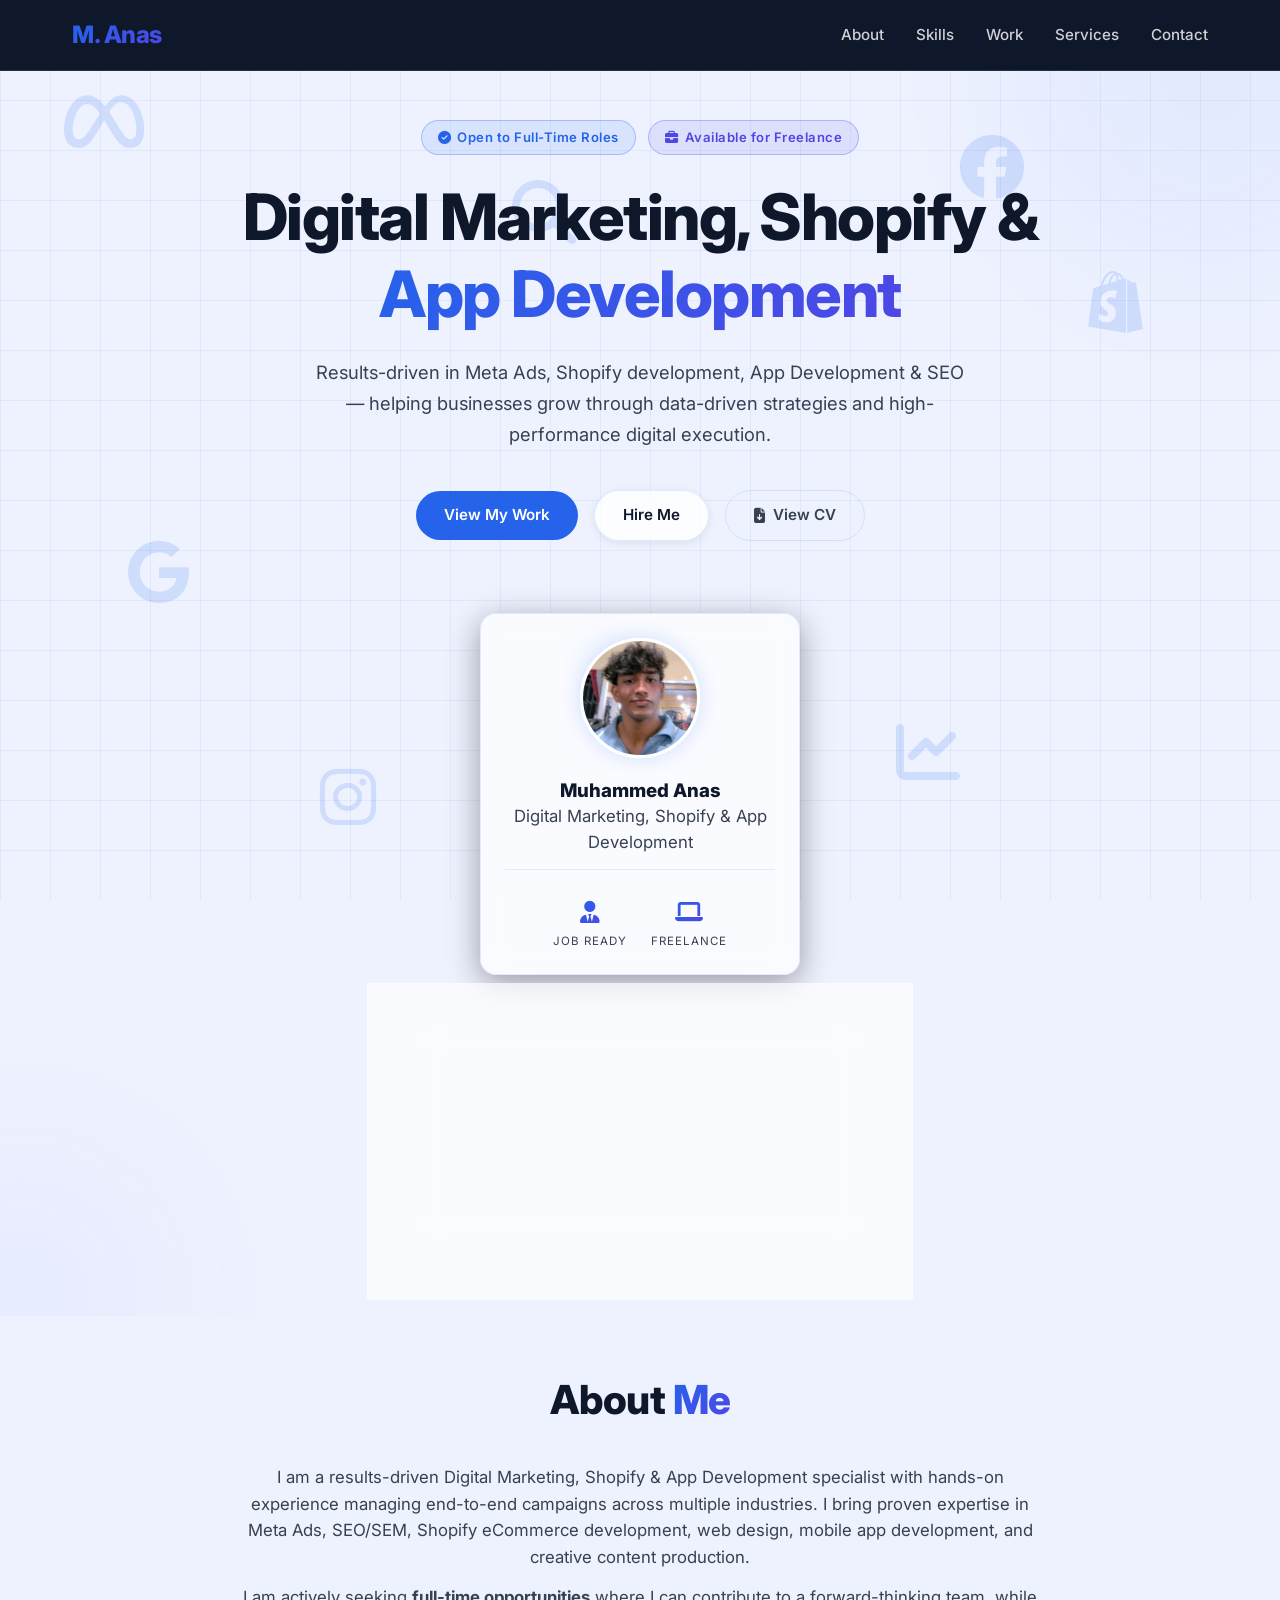
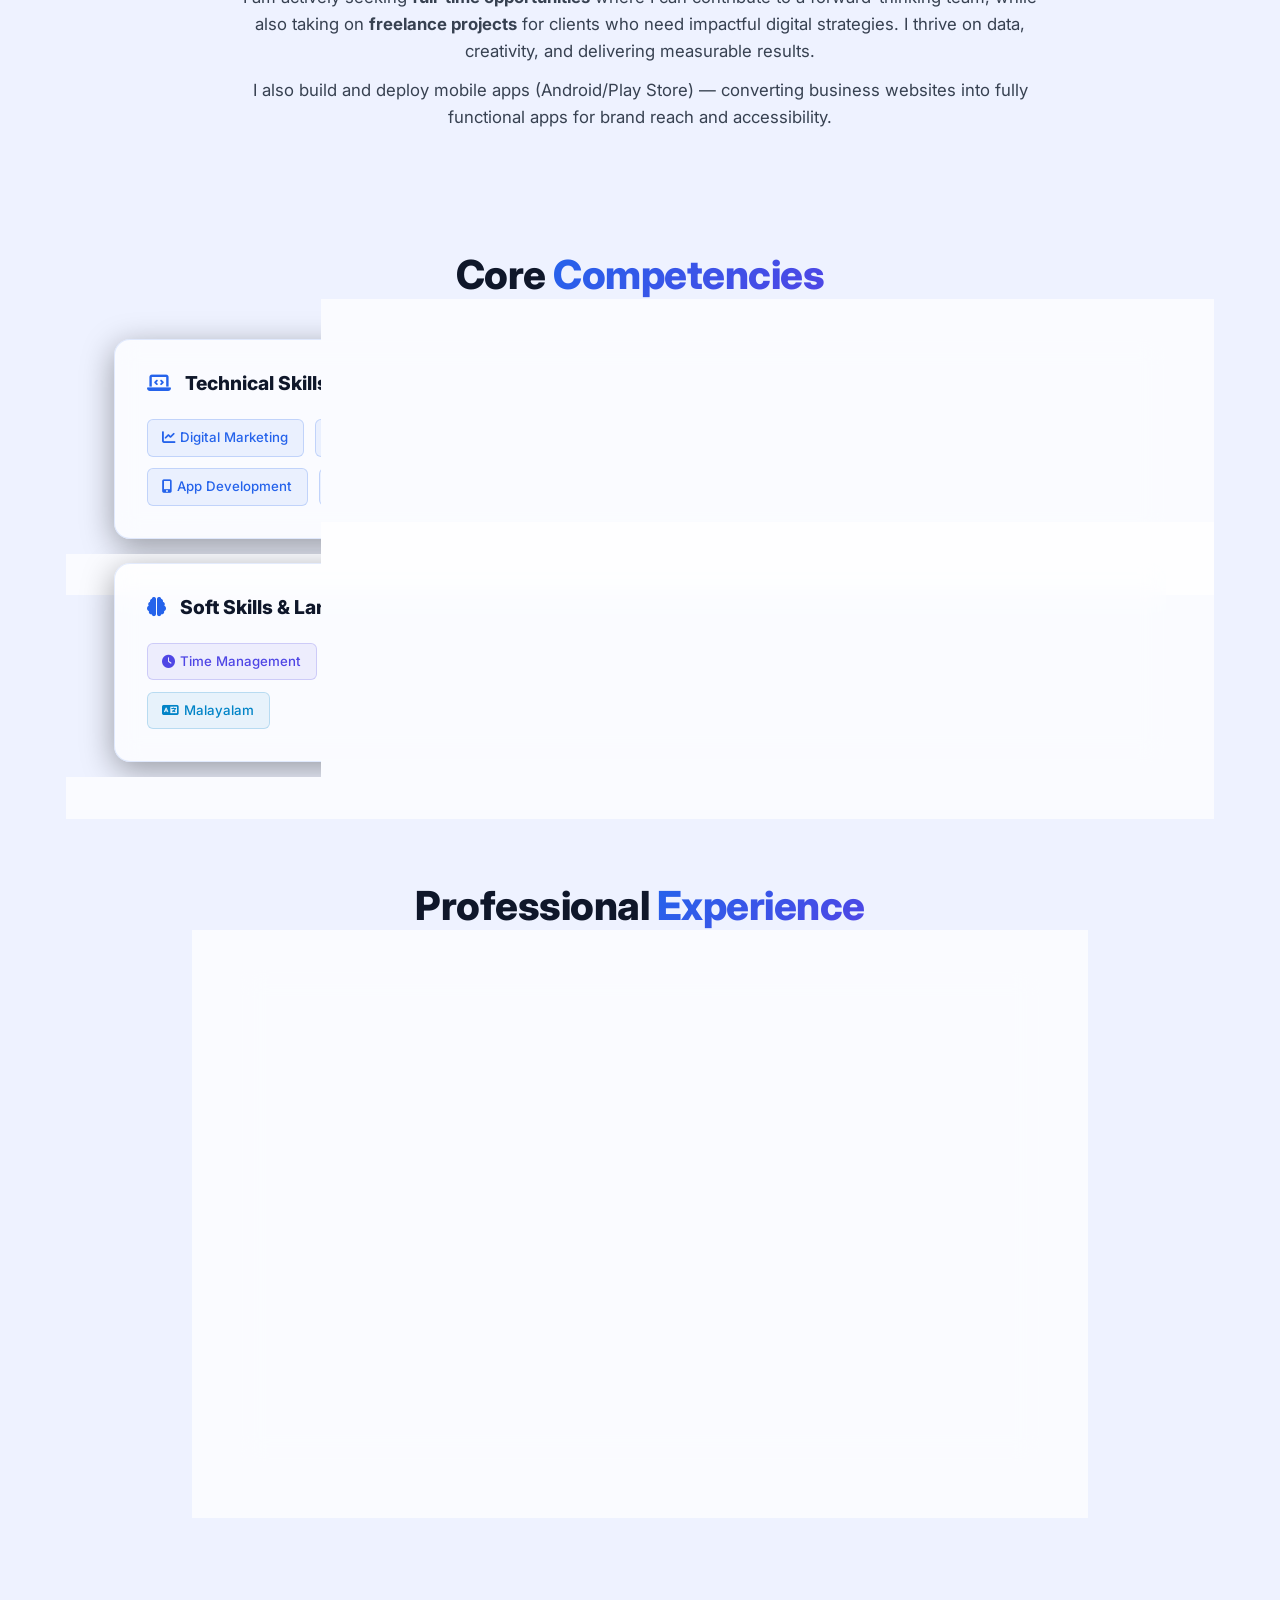
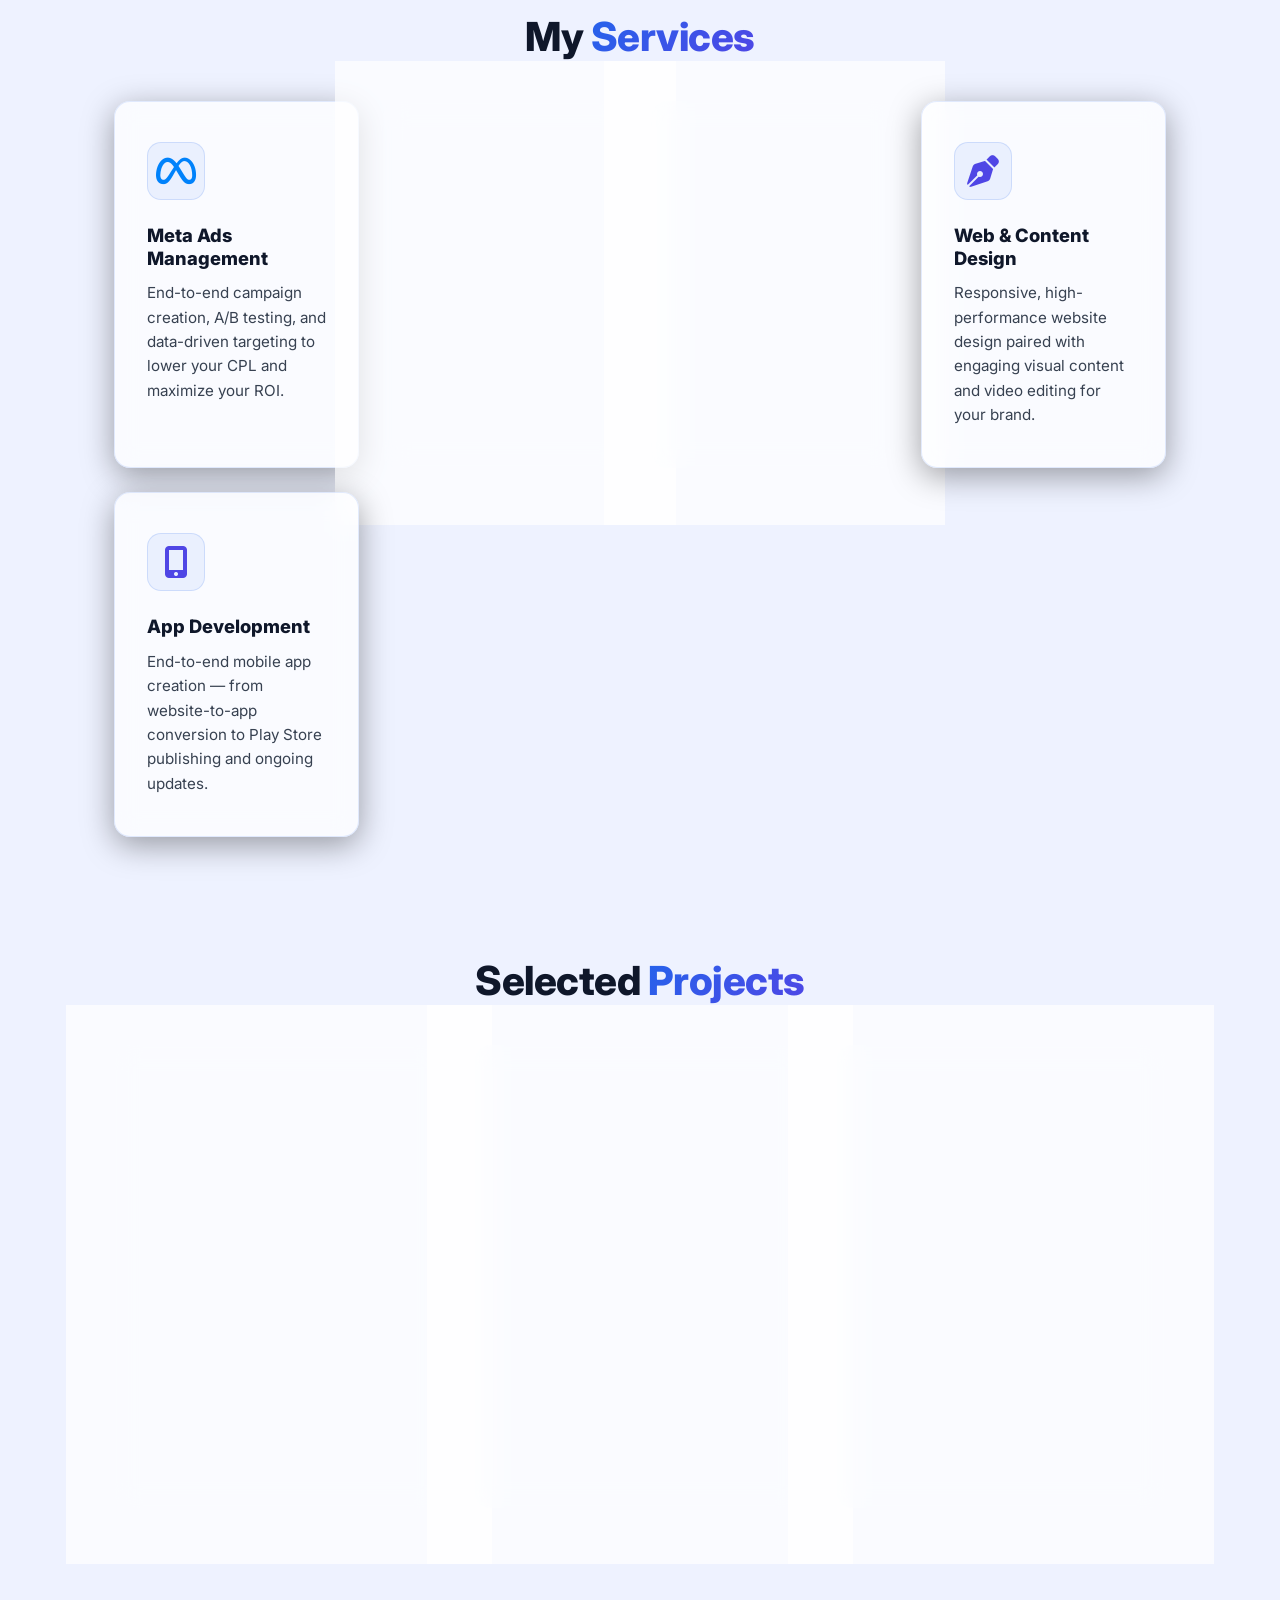
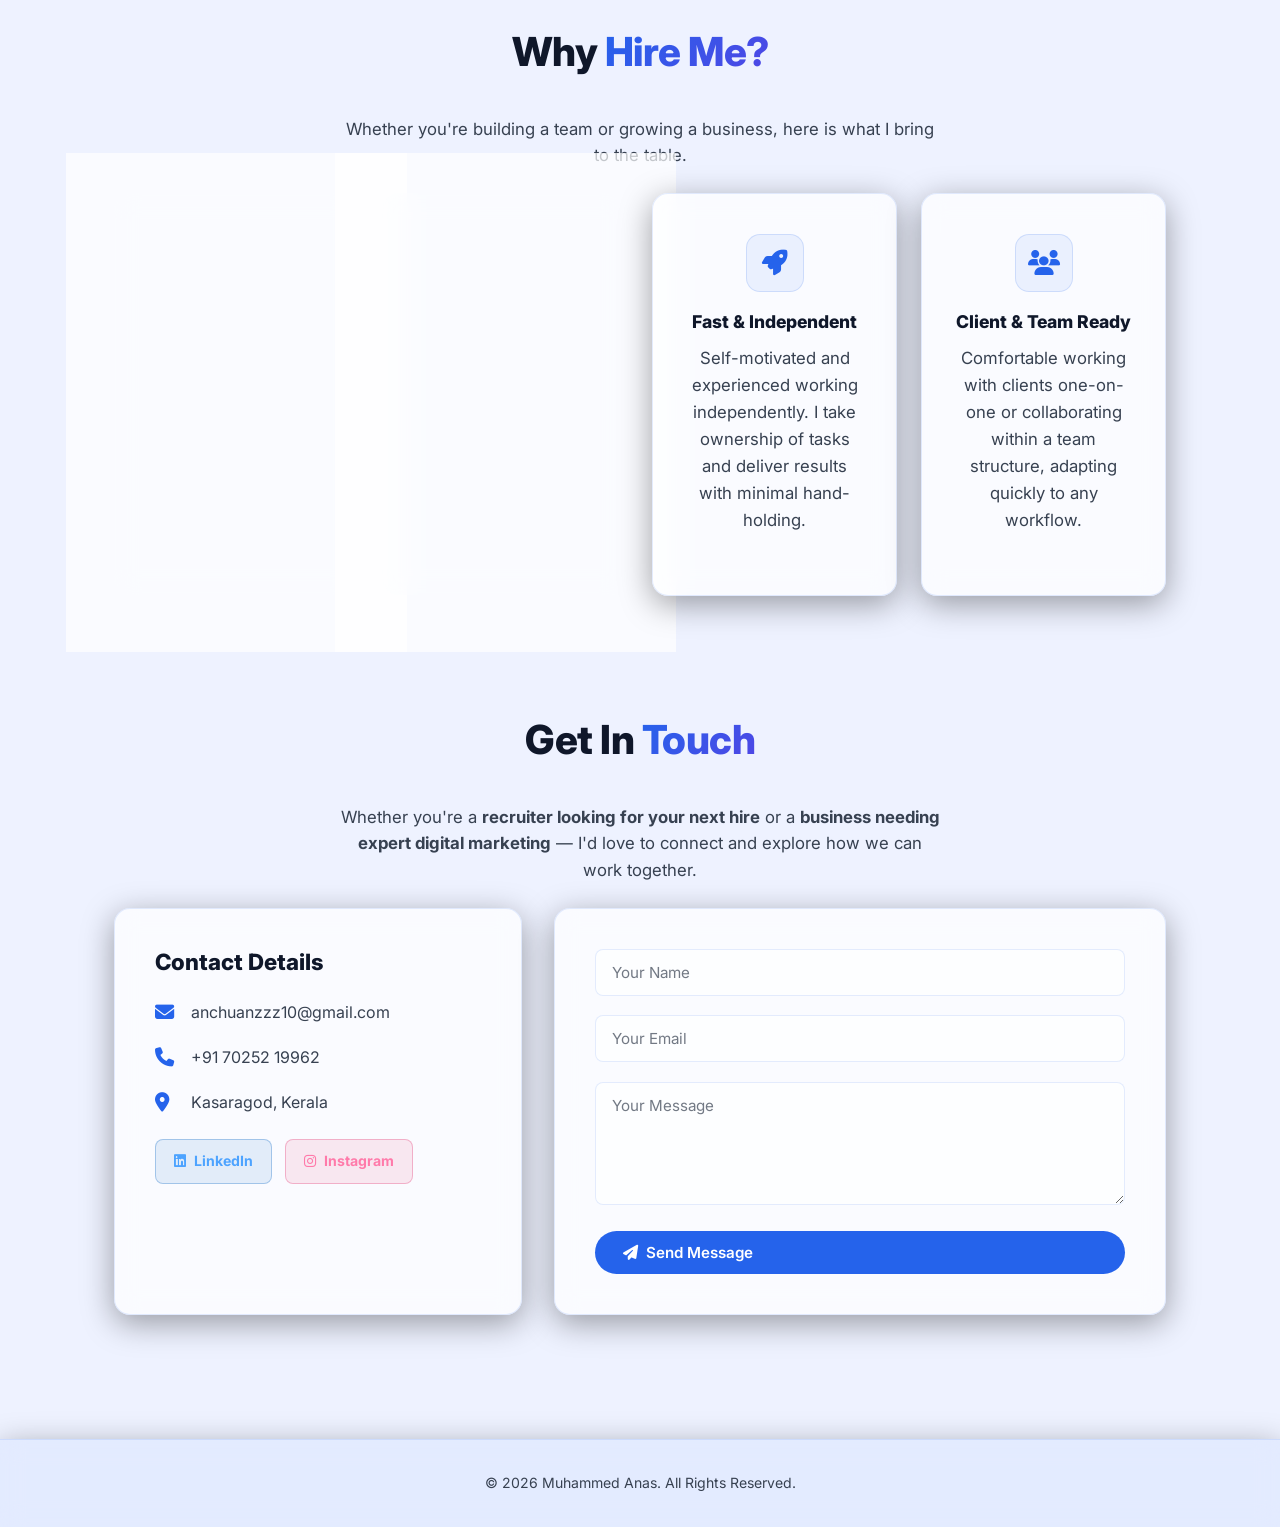
<file: index.html>
<!DOCTYPE html>
<html lang="en">

<head>
    <meta charset="UTF-8">
    <meta name="viewport" content="width=device-width, initial-scale=1.0">
    <title>Muhammed Anas | Digital Marketing, Shopify & App Development</title>
    <meta name="description"
        content="Portfolio of Muhammed Anas, a results-driven Digital Marketing, Shopify & App Development specialist based in Kerala.">
    <link rel="preconnect" href="https://fonts.googleapis.com">
    <link rel="preconnect" href="https://fonts.gstatic.com" crossorigin>
    <link href="https://fonts.googleapis.com/css2?family=Inter:wght@300;400;500;600;700;800&display=swap"
        rel="stylesheet">
    <link rel="stylesheet" href="https://cdnjs.cloudflare.com/ajax/libs/font-awesome/6.5.0/css/all.min.css">
    <link rel="stylesheet" href="style.css">
    <link rel="manifest" href="/manifest.json">
    <meta name="theme-color" content="#0f172a">
    <link rel="icon" href="/icon-192.png">
</head>

<body>
    <!-- Background Elements -->
    <div class="background-tools">
        <i class="fa-brands fa-meta tool-icon"></i>
        <i class="fa-brands fa-shopify tool-icon"></i>
        <i class="fa-brands fa-google tool-icon"></i>
        <i class="fa-solid fa-chart-line tool-icon"></i>
        <i class="fa-solid fa-magnifying-glass tool-icon"></i>
        <i class="fa-solid fa-bullseye tool-icon"></i>
        <i class="fa-brands fa-facebook tool-icon"></i>
        <i class="fa-brands fa-instagram tool-icon"></i>
    </div>
    <canvas id="space-canvas"></canvas>

    <!-- Navigation -->
    <nav class="glass-nav" id="navbar">
        <div class="nav-container">
            <a href="#" class="logo text-gradient">M. Anas</a>
            <ul class="nav-links">
                <li><a href="#about">About</a></li>
                <li><a href="#skills">Skills</a></li>
                <li><a href="projects.html">Work</a></li>
                <li><a href="#services">Services</a></li>
                <li><a href="#contact">Contact</a></li>
            </ul>
            <div class="mobile-menu-btn" id="mobile-menu-btn">
                <span></span><span></span><span></span>
            </div>
        </div>
    </nav>

    <!-- Hero Section -->
    <header class="hero" id="home">
        <div class="hero-content">
            <div class="hero-badges reveal-text">
                <div class="hero-badge"><i class="fa-solid fa-circle-check"></i> Open to Full-Time Roles</div>
                <div class="hero-badge hero-badge-alt"><i class="fa-solid fa-briefcase"></i> Available for Freelance
                </div>
            </div>
            <h1 class="headline reveal-text" style="animation-delay: 0.2s;">
                Digital Marketing, Shopify &amp; <span class="text-gradient no-wrap">App Development</span>
            </h1>
            <p class="subheadline reveal-text" style="animation-delay: 0.4s;">
                Results-driven in Meta Ads, Shopify development, App Development &amp; SEO — helping businesses grow through
                data-driven strategies and high-performance digital execution.
            </p>
            <div class="cta-group reveal-text" style="animation-delay: 0.6s; margin-bottom: 2rem;">
                <a href="projects.html" class="btn btn-primary">View My Work</a>
                <a href="#contact" class="btn btn-secondary">Hire Me</a>
                <a href="https://drive.google.com/file/d/1YVyF_PRaMhXhLxlsqSSd9qEa-VqlzI2Y/view?usp=drivesdk"
                    target="_blank" class="btn btn-outline">
                    <i class="fa-solid fa-file-arrow-down"></i> View CV
                </a>
            </div>

            <!-- New Layout: Photo Box & Education -->
            <div class="hero-visuals mt-5 reveal" style="animation-delay: 0.8s;">
                <div class="glass-panel profile-card float-hover">
                    <div class="profile-avatar">
                        <img src="profile.jpg" alt="Muhammed Anas" class="profile-img">
                    </div>
                    <h3 class="text-center mt-2">Muhammed Anas</h3>
                    <p class="text-center text-muted">Digital Marketing, Shopify &amp; App Development</p>
                    <div class="quick-stats mt-3">
                        <div class="stat">
                            <span class="stat-number text-gradient"><i class="fa-solid fa-user-tie"></i></span>
                            <span class="stat-label">Job Ready</span>
                        </div>
                        <div class="stat">
                            <span class="stat-number text-gradient"><i class="fa-solid fa-laptop"></i></span>
                            <span class="stat-label">Freelance</span>
                        </div>
                    </div>
                </div>

                <div class="education-box glass-panel mt-4">
                    <h3 class="box-title"><i class="fa-solid fa-graduation-cap"></i> Education</h3>
                    <ul class="education-list">
                        <li>
                            <strong>Diploma in Digital Marketing</strong>
                            <span>AIITECH Education (2025-2026)</span>
                        </li>
                        <li>
                            <strong>Higher Secondary Education</strong>
                            <span>DHSE (2023-2025)</span>
                        </li>
                    </ul>
                </div>
            </div>
        </div>
        <div class="hero-shapes">
            <div class="shape shape-1"></div>
            <div class="shape shape-2"></div>
        </div>
    </header>

    <!-- About Section (Text Only) -->
    <section id="about" class="section reveal">
        <div class="container">
            <div class="about-text text-center mx-auto" style="max-width: 800px;">
                <h2 class="section-title">About <span class="text-gradient">Me</span></h2>
                <p class="lead">I am a results-driven Digital Marketing, Shopify &amp; App Development specialist with hands-on
                    experience managing end-to-end campaigns across multiple industries. I bring proven expertise in
                    Meta Ads, SEO/SEM, Shopify eCommerce development, web design, mobile app development, and creative content production.</p>
                <p class="mt-3">I am actively seeking <strong>full-time opportunities</strong> where I can contribute to
                    a forward-thinking team, while also taking on <strong>freelance projects</strong> for clients who
                    need impactful digital strategies. I thrive on data, creativity, and delivering measurable results.
                </p>
                <p class="mt-3">I also build and deploy mobile apps (Android/Play Store) — converting business
                    websites into fully functional apps for brand reach and accessibility.</p>
            </div>
        </div>
    </section>

    <!-- Skills Section -->
    <section id="skills" class="section reveal">
        <div class="container">
            <h2 class="section-title">Core <span class="text-gradient">Competencies</span></h2>
            <div class="skills-wrapper">
                <div class="skills-category glass-panel">
                    <h3><i class="fa-solid fa-laptop-code skill-icon"></i> Technical Skills</h3>
                    <div class="tags">
                        <span class="tag"><i class="fa-solid fa-chart-line"></i> Digital Marketing</span>
                        <span class="tag"><i class="fa-brands fa-meta"></i> Meta Ads (FB/IG)</span>
                        <span class="tag"><span class="google-svg-sm"><svg xmlns="http://www.w3.org/2000/svg"
                                    viewBox="0 0 48 48">
                                    <path fill="#EA4335"
                                        d="M24 9.5c3.54 0 6.71 1.22 9.21 3.6l6.85-6.85C35.9 2.38 30.47 0 24 0 14.62 0 6.51 5.33 2.56 13.22l7.98 6.19C12.43 13.08 17.74 9.5 24 9.5z" />
                                    <path fill="#4285F4"
                                        d="M46.98 24.55c0-1.57-.15-3.09-.38-4.55H24v9.02h12.94c-.58 2.96-2.26 5.48-4.78 7.18l7.73 6c4.51-4.18 7.09-10.36 7.09-17.65z" />
                                    <path fill="#FBBC05"
                                        d="M10.53 28.59c-.48-1.45-.76-2.99-.76-4.59s.27-3.14.76-4.59l-7.98-6.19C.92 16.46 0 20.12 0 24c0 3.88.92 7.54 2.56 10.78l7.97-6.19z" />
                                    <path fill="#34A853"
                                        d="M24 48c6.48 0 11.93-2.13 15.89-5.81l-7.73-6c-2.18 1.48-4.97 2.31-8.16 2.31-6.26 0-11.57-3.58-13.46-8.91l-7.98 6.19C6.51 42.67 14.62 48 24 48z" />
                                </svg></span> SEO &amp; SEM</span>
                        <span class="tag"><i class="fa-brands fa-shopify"></i> Shopify Development</span>
                        <span class="tag"><i class="fa-solid fa-code"></i> Web Design &amp; Dev</span>
                        <span class="tag"><i class="fa-solid fa-mobile-screen-button"></i> App Development</span>
                        <span class="tag"><i class="fa-brands fa-adobe"></i> Photoshop / Canva</span>
                        <span class="tag"><i class="fa-solid fa-film"></i> Video Editing</span>
                        <span class="tag"><span class="google-svg-sm"><svg xmlns="http://www.w3.org/2000/svg"
                                    viewBox="0 0 48 48">
                                    <path fill="#EA4335"
                                        d="M24 9.5c3.54 0 6.71 1.22 9.21 3.6l6.85-6.85C35.9 2.38 30.47 0 24 0 14.62 0 6.51 5.33 2.56 13.22l7.98 6.19C12.43 13.08 17.74 9.5 24 9.5z" />
                                    <path fill="#4285F4"
                                        d="M46.98 24.55c0-1.57-.15-3.09-.38-4.55H24v9.02h12.94c-.58 2.96-2.26 5.48-4.78 7.18l7.73 6c4.51-4.18 7.09-10.36 7.09-17.65z" />
                                    <path fill="#FBBC05"
                                        d="M10.53 28.59c-.48-1.45-.76-2.99-.76-4.59s.27-3.14.76-4.59l-7.98-6.19C.92 16.46 0 20.12 0 24c0 3.88.92 7.54 2.56 10.78l7.97-6.19z" />
                                    <path fill="#34A853"
                                        d="M24 48c6.48 0 11.93-2.13 15.89-5.81l-7.73-6c-2.18 1.48-4.97 2.31-8.16 2.31-6.26 0-11.57-3.58-13.46-8.91l-7.98 6.19C6.51 42.67 14.62 48 24 48z" />
                                </svg></span> Google Analytics</span>
                    </div>
                </div>
                <div class="skills-category glass-panel">
                    <h3><i class="fa-solid fa-brain skill-icon"></i> Soft Skills &amp; Languages</h3>
                    <div class="tags">
                        <span class="tag tag-soft"><i class="fa-solid fa-clock"></i> Time Management</span>
                        <span class="tag tag-soft"><i class="fa-solid fa-list-check"></i> Organization &amp;
                            Planning</span>
                        <span class="tag tag-soft"><i class="fa-solid fa-lightbulb"></i> Creative Thinking</span>
                        <span class="tag tag-soft"><i class="fa-solid fa-magnifying-glass-chart"></i> Research &amp;
                            Analysis</span>
                        <span class="tag tag-lang"><i class="fa-solid fa-language"></i> English</span>
                        <span class="tag tag-lang"><i class="fa-solid fa-language"></i> Malayalam</span>
                    </div>
                </div>
            </div>
        </div>
    </section>

    <!-- Experience Section -->
    <section id="experience" class="section reveal">
        <div class="container">
            <h2 class="section-title">Professional <span class="text-gradient">Experience</span></h2>
            <div class="timeline">
                <div class="timeline-item glass-panel float-hover">
                    <div class="timeline-content">
                        <div class="timeline-header">
                            <h3>Digital Marketing, Shopify &amp; App Development</h3>
                            <span class="badge">Self-Employed / Freelance</span>
                        </div>
                        <ul class="experience-list mt-3">
                            <li><strong>Campaign Management:</strong> Planned and executed end-to-end digital marketing
                                campaigns for multiple clients, consistently improving brand visibility and generating
                                high-quality leads.</li>
                            <li><strong>Paid Advertising:</strong> Managed and optimised Meta Ads campaigns, increasing
                                CTR, reducing CPL, and enhancing audience engagement through data-driven targeting.</li>
                            <li><strong>eCommerce:</strong> Built and managed Shopify stores end-to-end, including store
                                setup, product management, theme customisation, payment integration, and performance
                                optimisation.</li>
                            <li><strong>Web &amp; Content:</strong> Designed responsive, high-performance websites.
                                Created engaging visual content (videos, reels, branded creatives) to strengthen brand
                                presence.</li>
                            <li><strong>SEO/Analytics:</strong> Executed SEO &amp; SEM strategies. Analysed performance
                                using Google Analytics and Meta Business Suite to maximise ROI.</li>
                            <li><strong>App Development:</strong> Built and deployed mobile apps, converting business
                                websites into fully functional Android apps for brand reach and accessibility.</li>
                        </ul>
                    </div>
                </div>
            </div>
        </div>
    </section>

    <!-- Services Section -->
    <section id="services" class="section reveal">
        <div class="container">
            <h2 class="section-title">My <span class="text-gradient">Services</span></h2>
            <div class="services-grid">
                <div class="glass-panel service-card float-hover">
                    <div class="service-icon meta-icon"><i class="fa-brands fa-meta"></i></div>
                    <h3>Meta Ads Management</h3>
                    <p>End-to-end campaign creation, A/B testing, and data-driven targeting to lower your CPL and
                        maximize your ROI.</p>
                </div>
                <div class="glass-panel service-card float-hover">
                    <div class="service-icon shopify-icon"><i class="fa-brands fa-shopify"></i></div>
                    <h3>Shopify Setup</h3>
                    <p>Complete eCommerce store development, product management, theme customization, and seamless
                        payment integration.</p>
                </div>
                <div class="glass-panel service-card float-hover">
                    <div class="service-icon google-icon">
                        <svg xmlns="http://www.w3.org/2000/svg" viewBox="0 0 48 48" style="width:1em;height:1em;">
                            <path fill="#EA4335"
                                d="M24 9.5c3.54 0 6.71 1.22 9.21 3.6l6.85-6.85C35.9 2.38 30.47 0 24 0 14.62 0 6.51 5.33 2.56 13.22l7.98 6.19C12.43 13.08 17.74 9.5 24 9.5z" />
                            <path fill="#4285F4"
                                d="M46.98 24.55c0-1.57-.15-3.09-.38-4.55H24v9.02h12.94c-.58 2.96-2.26 5.48-4.78 7.18l7.73 6c4.51-4.18 7.09-10.36 7.09-17.65z" />
                            <path fill="#FBBC05"
                                d="M10.53 28.59c-.48-1.45-.76-2.99-.76-4.59s.27-3.14.76-4.59l-7.98-6.19C.92 16.46 0 20.12 0 24c0 3.88.92 7.54 2.56 10.78l7.97-6.19z" />
                            <path fill="#34A853"
                                d="M24 48c6.48 0 11.93-2.13 15.89-5.81l-7.73-6c-2.18 1.48-4.97 2.31-8.16 2.31-6.26 0-11.57-3.58-13.46-8.91l-7.98 6.19C6.51 42.67 14.62 48 24 48z" />
                        </svg>
                    </div>
                    <h3>SEO &amp; SEM</h3>
                    <p>Comprehensive on-page and off-page SEO strategies to boost organic search rankings and drive
                        targeted traffic.</p>
                </div>
                <div class="glass-panel service-card float-hover">
                    <div class="service-icon design-icon"><i class="fa-solid fa-pen-nib"></i></div>
                    <h3>Web &amp; Content Design</h3>
                    <p>Responsive, high-performance website design paired with engaging visual content and video editing
                        for your brand.</p>
                </div>
                <div class="glass-panel service-card float-hover">
                    <div class="service-icon design-icon"><i class="fa-solid fa-mobile-screen-button"></i></div>
                    <h3>App Development</h3>
                    <p>End-to-end mobile app creation — from website-to-app conversion to Play Store publishing and
                        ongoing updates.</p>
                </div>
            </div>
        </div>
    </section>

    <!-- Portfolio Section -->
    <section id="portfolio" class="section reveal">
        <div class="container">
            <h2 class="section-title">Selected <span class="text-gradient">Projects</span></h2>
            <div class="projects-grid">
                <div class="glass-panel project-card float-hover">
                    <div class="project-logo meta-icon"><i class="fa-brands fa-meta"></i></div>
                    <div class="project-content">
                        <h3>E-Commerce Growth Campaign</h3>
                        <p>Managed Meta Ads for a Shopify store, implementing precise audience targeting and A/B
                            testing.</p>
                        <ul class="project-results">
                            <li><i class="fa-solid fa-arrow-trend-up result-icon"></i> Increased CTR significantly</li>
                            <li><i class="fa-solid fa-arrow-trend-down result-icon"></i> Reduced Cost Per Lead (CPL)
                            </li>
                            <li><i class="fa-solid fa-sack-dollar result-icon"></i> Increased Return on Ad Spend (ROAS)
                            </li>
                        </ul>
                        <div class="tags mt-3">
                            <span class="tag"><i class="fa-brands fa-meta"></i> Meta Ads</span>
                            <span class="tag"><i class="fa-solid fa-chart-bar"></i> Analytics</span>
                        </div>
                    </div>
                </div>
                <div class="glass-panel project-card float-hover">
                    <div class="project-logo shopify-icon"><i class="fa-brands fa-shopify"></i></div>
                    <div class="project-content">
                        <h3>Shopify Store Optimization</h3>
                        <p>Built a responsive eCommerce store from scratch with integrated payments and optimized UX.
                        </p>
                        <ul class="project-results">
                            <li><i class="fa-solid fa-bolt result-icon"></i> Improved site speed</li>
                            <li><i class="fa-solid fa-mobile-screen result-icon"></i> Enhanced mobile usability</li>
                            <li><i class="fa-brands fa-shopify result-icon"></i> Streamlined checkout process</li>
                        </ul>
                        <div class="tags mt-3">
                            <span class="tag"><i class="fa-brands fa-shopify"></i> Shopify</span>
                            <span class="tag"><i class="fa-solid fa-palette"></i> Web Design</span>
                        </div>
                    </div>
                </div>
                <div class="glass-panel project-card float-hover">
                    <div class="project-logo google-icon">
                        <svg xmlns="http://www.w3.org/2000/svg" viewBox="0 0 48 48" style="width:1em;height:1em;">
                            <path fill="#EA4335"
                                d="M24 9.5c3.54 0 6.71 1.22 9.21 3.6l6.85-6.85C35.9 2.38 30.47 0 24 0 14.62 0 6.51 5.33 2.56 13.22l7.98 6.19C12.43 13.08 17.74 9.5 24 9.5z" />
                            <path fill="#4285F4"
                                d="M46.98 24.55c0-1.57-.15-3.09-.38-4.55H24v9.02h12.94c-.58 2.96-2.26 5.48-4.78 7.18l7.73 6c4.51-4.18 7.09-10.36 7.09-17.65z" />
                            <path fill="#FBBC05"
                                d="M10.53 28.59c-.48-1.45-.76-2.99-.76-4.59s.27-3.14.76-4.59l-7.98-6.19C.92 16.46 0 20.12 0 24c0 3.88.92 7.54 2.56 10.78l7.97-6.19z" />
                            <path fill="#34A853"
                                d="M24 48c6.48 0 11.93-2.13 15.89-5.81l-7.73-6c-2.18 1.48-4.97 2.31-8.16 2.31-6.26 0-11.57-3.58-13.46-8.91l-7.98 6.19C6.51 42.67 14.62 48 24 48z" />
                        </svg>
                    </div>
                    <div class="project-content">
                        <h3>Organic SEO &amp; Content Strategy</h3>
                        <p>Executed comprehensive SEO strategies and produced engaging promotional visual content.</p>
                        <ul class="project-results">
                            <li><span class="google-svg-sm" style="vertical-align:middle;"><svg
                                        xmlns="http://www.w3.org/2000/svg" viewBox="0 0 48 48">
                                        <path fill="#EA4335"
                                            d="M24 9.5c3.54 0 6.71 1.22 9.21 3.6l6.85-6.85C35.9 2.38 30.47 0 24 0 14.62 0 6.51 5.33 2.56 13.22l7.98 6.19C12.43 13.08 17.74 9.5 24 9.5z" />
                                        <path fill="#4285F4"
                                            d="M46.98 24.55c0-1.57-.15-3.09-.38-4.55H24v9.02h12.94c-.58 2.96-2.26 5.48-4.78 7.18l7.73 6c4.51-4.18 7.09-10.36 7.09-17.65z" />
                                        <path fill="#FBBC05"
                                            d="M10.53 28.59c-.48-1.45-.76-2.99-.76-4.59s.27-3.14.76-4.59l-7.98-6.19C.92 16.46 0 20.12 0 24c0 3.88.92 7.54 2.56 10.78l7.97-6.19z" />
                                        <path fill="#34A853"
                                            d="M24 48c6.48 0 11.93-2.13 15.89-5.81l-7.73-6c-2.18 1.48-4.97 2.31-8.16 2.31-6.26 0-11.57-3.58-13.46-8.91l-7.98 6.19C6.51 42.67 14.62 48 24 48z" />
                                    </svg></span> Boosted organic search rankings</li>
                            <li><i class="fa-brands fa-instagram result-icon"></i> Created engaging reels &amp; videos
                            </li>
                            <li><i class="fa-solid fa-bullseye result-icon"></i> Increased organic traffic</li>
                        </ul>
                        <div class="tags mt-3">
                            <span class="tag"><span class="google-svg-sm"><svg xmlns="http://www.w3.org/2000/svg"
                                        viewBox="0 0 48 48">
                                        <path fill="#EA4335"
                                            d="M24 9.5c3.54 0 6.71 1.22 9.21 3.6l6.85-6.85C35.9 2.38 30.47 0 24 0 14.62 0 6.51 5.33 2.56 13.22l7.98 6.19C12.43 13.08 17.74 9.5 24 9.5z" />
                                        <path fill="#4285F4"
                                            d="M46.98 24.55c0-1.57-.15-3.09-.38-4.55H24v9.02h12.94c-.58 2.96-2.26 5.48-4.78 7.18l7.73 6c4.51-4.18 7.09-10.36 7.09-17.65z" />
                                        <path fill="#FBBC05"
                                            d="M10.53 28.59c-.48-1.45-.76-2.99-.76-4.59s.27-3.14.76-4.59l-7.98-6.19C.92 16.46 0 20.12 0 24c0 3.88.92 7.54 2.56 10.78l7.97-6.19z" />
                                        <path fill="#34A853"
                                            d="M24 48c6.48 0 11.93-2.13 15.89-5.81l-7.73-6c-2.18 1.48-4.97 2.31-8.16 2.31-6.26 0-11.57-3.58-13.46-8.91l-7.98 6.19C6.51 42.67 14.62 48 24 48z" />
                                    </svg></span> SEO</span>
                            <span class="tag"><i class="fa-solid fa-photo-film"></i> Content Creation</span>
                        </div>
                    </div>
                </div>
            </div>
        </div>
    </section>

    <!-- Why Hire Me Section -->
    <section id="why-hire" class="section reveal">
        <div class="container">
            <h2 class="section-title">Why <span class="text-gradient">Hire Me?</span></h2>
            <p class="text-center text-muted max-w-600 mx-auto mb-4">Whether you're building a team or growing a
                business, here is what I bring to the table.</p>
            <div class="why-grid">
                <div class="glass-panel why-card float-hover">
                    <div class="why-icon"><i class="fa-solid fa-chart-line"></i></div>
                    <h3>Data-Driven Mindset</h3>
                    <p>I make decisions backed by real analytics — Google Analytics, Meta Business Suite, and A/B
                        testing — not guesswork.</p>
                </div>
                <div class="glass-panel why-card float-hover">
                    <div class="why-icon"><i class="fa-solid fa-layer-group"></i></div>
                    <h3>Full-Stack Digital Skills</h3>
                    <p>From paid ads and SEO to Shopify development, app development, and graphic design, I cover the
                        entire digital marketing spectrum.</p>
                </div>
                <div class="glass-panel why-card float-hover">
                    <div class="why-icon"><i class="fa-solid fa-rocket"></i></div>
                    <h3>Fast & Independent</h3>
                    <p>Self-motivated and experienced working independently. I take ownership of tasks and deliver
                        results with minimal hand-holding.</p>
                </div>
                <div class="glass-panel why-card float-hover">
                    <div class="why-icon"><i class="fa-solid fa-users"></i></div>
                    <h3>Client & Team Ready</h3>
                    <p>Comfortable working with clients one-on-one or collaborating within a team structure, adapting
                        quickly to any workflow.</p>
                </div>
            </div>
        </div>
    </section>

    <!-- Contact Section -->
    <section id="contact" class="section reveal">
        <div class="container">
            <h2 class="section-title">Get In <span class="text-gradient">Touch</span></h2>
            <p class="text-center text-muted max-w-600 mx-auto mb-4">Whether you're a <strong>recruiter looking for your
                    next hire</strong> or a <strong>business needing expert digital marketing</strong> — I'd love to
                connect and explore how we can work together.</p>
            <div class="contact-wrapper">
                <div class="glass-panel contact-info">
                    <h3 class="mb-3">Contact Details</h3>
                    <div class="contact-item">
                        <i class="fa-solid fa-envelope contact-icon"></i>
                        <a href="mailto:anchuanzzz10@gmail.com">anchuanzzz10@gmail.com</a>
                    </div>
                    <div class="contact-item">
                        <i class="fa-solid fa-phone contact-icon"></i>
                        <a href="tel:+917025219962">+91 70252 19962</a>
                    </div>
                    <div class="contact-item">
                        <i class="fa-solid fa-location-dot contact-icon"></i>
                        <span>Kasaragod, Kerala</span>
                    </div>
                    <div class="social-links mt-4">
                        <a href="https://www.linkedin.com/in/muhammed-anas-708a24404?utm_source=share_via&utm_content=profile&utm_medium=member_android"
                            target="_blank" class="btn btn-social linkedin-btn">
                            <i class="fa-brands fa-linkedin"></i> LinkedIn
                        </a>
                        <a href="https://www.instagram.com/_anchu_anzzz_?igsh=MXBqZWRiZDdjem05NA==" target="_blank"
                            class="btn btn-social instagram-btn">
                            <i class="fa-brands fa-instagram"></i> Instagram
                        </a>
                    </div>
                </div>
                <form class="glass-panel contact-form"
                    onsubmit="event.preventDefault(); alert('Message sent successfully!');">
                    <div class="form-group">
                        <input type="text" placeholder="Your Name" required class="glass-input">
                    </div>
                    <div class="form-group">
                        <input type="email" placeholder="Your Email" required class="glass-input">
                    </div>
                    <div class="form-group">
                        <textarea placeholder="Your Message" rows="5" required class="glass-input"></textarea>
                    </div>
                    <button type="submit" class="btn btn-primary w-100">
                        <i class="fa-solid fa-paper-plane"></i> Send Message
                    </button>
                </form>
            </div>
        </div>
    </section>

    <footer class="footer glass-panel">
        <p>&copy; 2026 Muhammed Anas. All Rights Reserved.</p>
    </footer>

    <script src="main.js"></script>
</body>

</html>
</file>
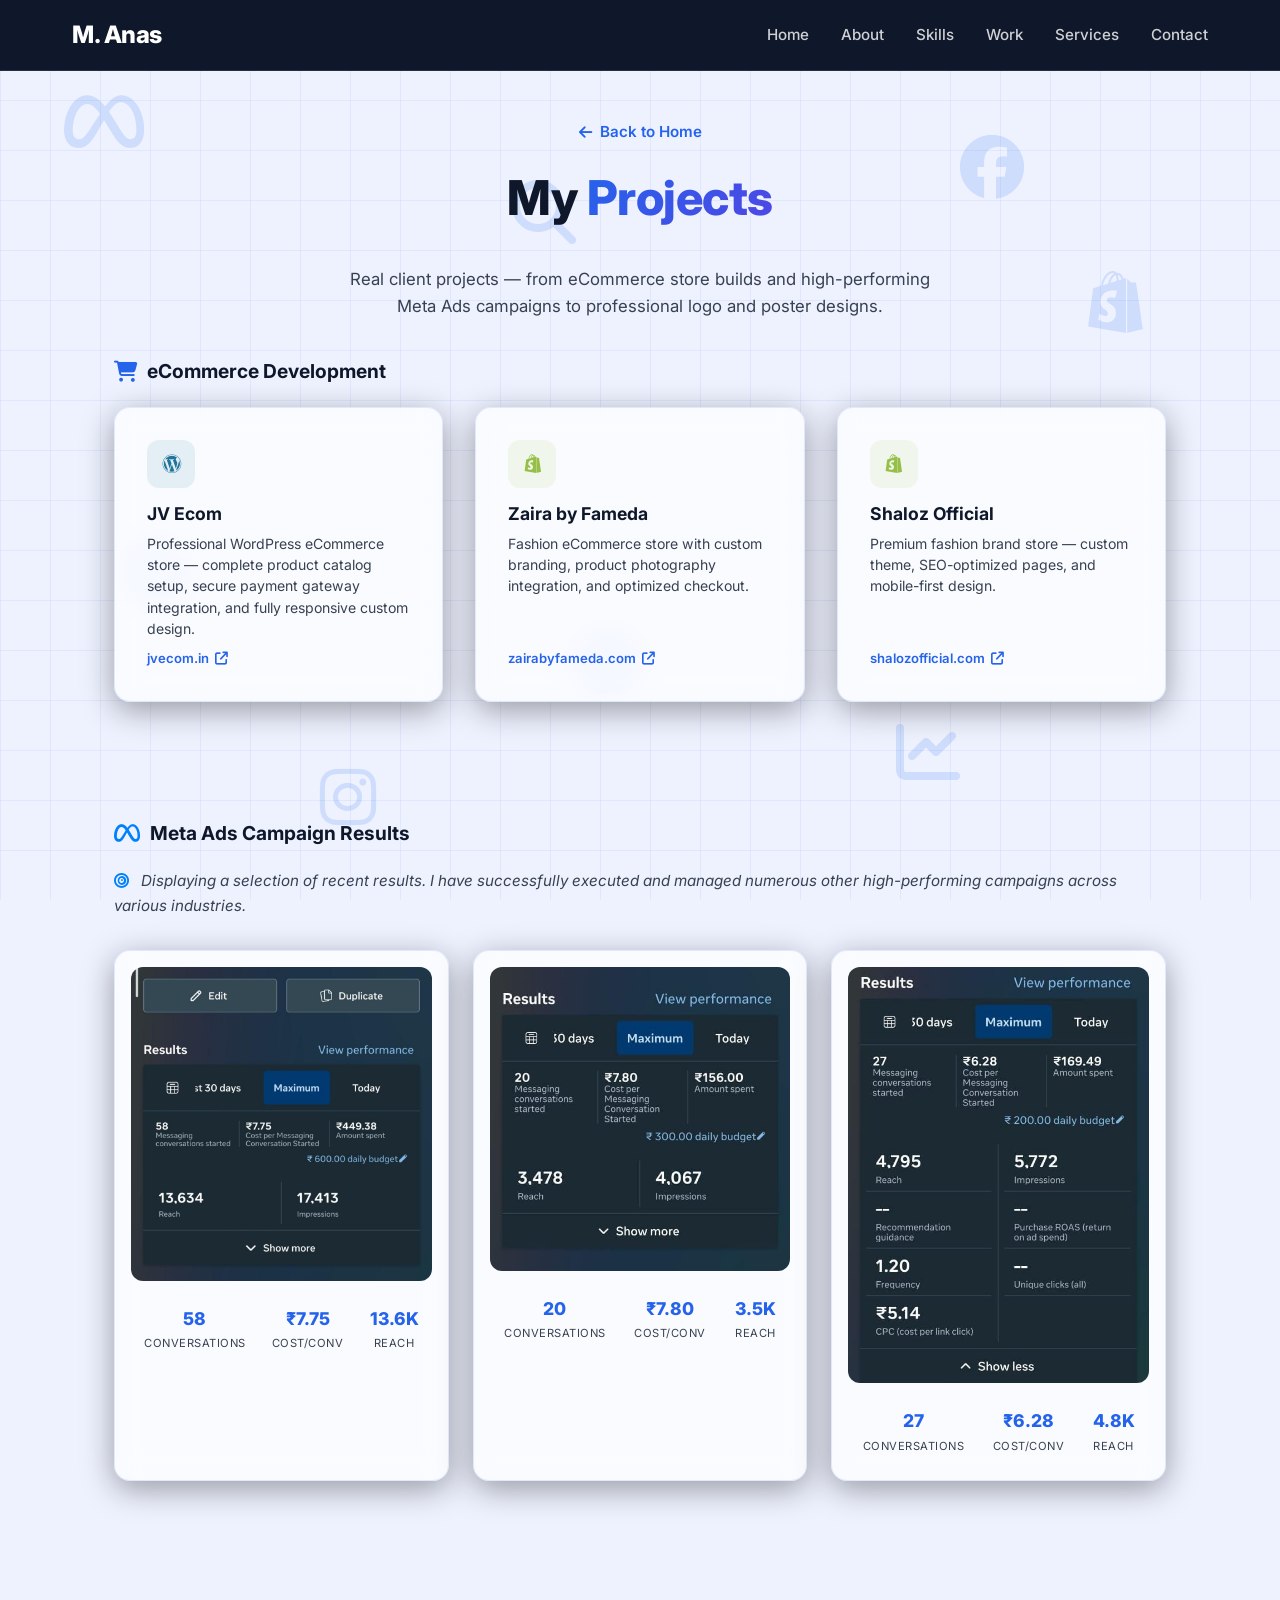
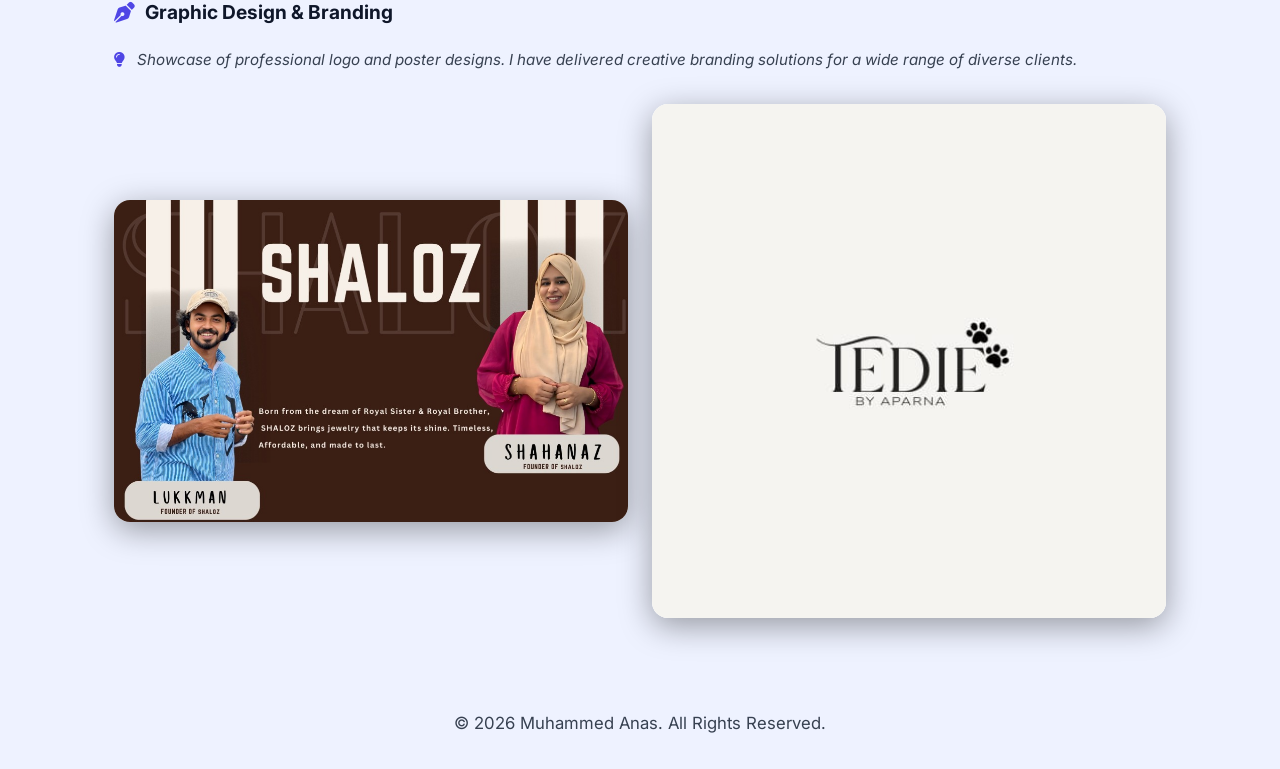
<file: projects.html>
<!DOCTYPE html>
<html lang="en">
<head>
    <meta charset="UTF-8">
    <meta name="viewport" content="width=device-width, initial-scale=1.0">
    <title>My Projects | Muhammed Anas</title>
    <meta name="description" content="Portfolio of Muhammed Anas — Shopify store builds and Meta Ads campaign results.">
    <link rel="preconnect" href="https://fonts.googleapis.com">
    <link rel="preconnect" href="https://fonts.gstatic.com" crossorigin>
    <link href="https://fonts.googleapis.com/css2?family=Inter:wght@300;400;500;600;700;800&display=swap" rel="stylesheet">
    <link rel="stylesheet" href="https://cdnjs.cloudflare.com/ajax/libs/font-awesome/6.5.0/css/all.min.css">
    <link rel="stylesheet" href="style.css">
    <style>
        .projects-page-hero {
            padding: 120px 1rem 40px;
            text-align: center;
        }
        .back-btn {
            display: inline-flex;
            align-items: center;
            gap: 8px;
            color: var(--neon-blue);
            text-decoration: none;
            font-weight: 600;
            font-size: 0.95rem;
            margin-bottom: 1.5rem;
            transition: var(--transition-smooth);
        }
        .back-btn:hover { opacity: 0.7; }
    </style>
</head>
<body>
    <!-- Background Elements -->
    <div class="background-tools">
        <i class="fa-brands fa-meta tool-icon"></i>
        <i class="fa-brands fa-shopify tool-icon"></i>
        <i class="fa-brands fa-google tool-icon"></i>
        <i class="fa-solid fa-chart-line tool-icon"></i>
        <i class="fa-solid fa-magnifying-glass tool-icon"></i>
        <i class="fa-solid fa-bullseye tool-icon"></i>
        <i class="fa-brands fa-facebook tool-icon"></i>
        <i class="fa-brands fa-instagram tool-icon"></i>
    </div>
    <canvas id="space-canvas"></canvas>
    <!-- Navigation -->
    <nav class="glass-nav" id="navbar">
        <div class="nav-container">
            <a href="index.html" class="logo">M. Anas</a>
            <ul class="nav-links">
                <li><a href="index.html">Home</a></li>
                <li><a href="index.html#about">About</a></li>
                <li><a href="index.html#skills">Skills</a></li>
                <li><a href="projects.html">Work</a></li>
                <li><a href="index.html#services">Services</a></li>
                <li><a href="index.html#contact">Contact</a></li>
            </ul>
            <div class="mobile-menu-btn" id="mobile-menu-btn">
                <span></span><span></span><span></span>
            </div>
        </div>
    </nav>

    <!-- Page Header -->
    <div class="projects-page-hero">
        <a href="index.html" class="back-btn"><i class="fa-solid fa-arrow-left"></i> Back to Home</a>
        <h1 class="section-title" style="font-size: clamp(2rem, 6vw, 3rem);">My <span class="text-gradient">Projects</span></h1>
        <p class="text-muted mx-auto max-w-600">Real client projects — from eCommerce store builds and high-performing Meta Ads campaigns to professional logo and poster designs.</p>
    </div>

    <!-- eCommerce Projects -->
    <section class="section" style="padding-top: 0;">
        <div class="container">
            <h3 class="subsection-title"><i class="fa-solid fa-cart-shopping" style="color: var(--neon-blue);"></i> eCommerce Development</h3>
            <div class="projects-grid">
                <a href="https://www.jvecom.in" target="_blank" class="glass-panel project-card">
                    <div class="project-icon" style="background: rgba(33, 117, 155, 0.1);"><i class="fa-brands fa-wordpress" style="color: #21759b;"></i></div>
                    <h4>JV Ecom</h4>
                    <p class="text-muted">Professional WordPress eCommerce store — complete product catalog setup, secure payment gateway integration, and fully responsive custom design.</p>
                    <span class="project-link">jvecom.in <i class="fa-solid fa-arrow-up-right-from-square"></i></span>
                </a>
                <a href="https://www.zairabyfameda.com" target="_blank" class="glass-panel project-card">
                    <div class="project-icon" style="background: rgba(150, 191, 72, 0.1);"><i class="fa-brands fa-shopify" style="color: #96bf48;"></i></div>
                    <h4>Zaira by Fameda</h4>
                    <p class="text-muted">Fashion eCommerce store with custom branding, product photography integration, and optimized checkout.</p>
                    <span class="project-link">zairabyfameda.com <i class="fa-solid fa-arrow-up-right-from-square"></i></span>
                </a>
                <a href="https://www.shalozofficial.com" target="_blank" class="glass-panel project-card">
                    <div class="project-icon" style="background: rgba(150, 191, 72, 0.1);"><i class="fa-brands fa-shopify" style="color: #96bf48;"></i></div>
                    <h4>Shaloz Official</h4>
                    <p class="text-muted">Premium fashion brand store — custom theme, SEO-optimized pages, and mobile-first design.</p>
                    <span class="project-link">shalozofficial.com <i class="fa-solid fa-arrow-up-right-from-square"></i></span>
                </a>
            </div>
        </div>
    </section>

    <!-- Meta Ads Results -->
    <section class="section">
        <div class="container">
            <h3 class="subsection-title"><i class="fa-brands fa-meta" style="color: #0081FB;"></i> Meta Ads Campaign Results</h3>
            <p class="text-muted" style="margin-bottom: 2rem; font-size: 0.95rem; font-style: italic;">
                <i class="fa-solid fa-bullseye" style="color: #0081FB; margin-right: 8px;"></i> Displaying a selection of recent results. I have successfully executed and managed numerous other high-performing campaigns across various industries.
            </p>
            <div class="meta-ads-grid">
                <div class="glass-panel meta-ads-card">
                    <img src="meta-ads-1.jpg" alt="Meta Ads Campaign 1 — 58 Conversations, 13.6K Reach" class="meta-ads-img">
                    <div class="meta-ads-stats">
                        <div class="meta-stat"><span class="meta-stat-value">58</span><span class="meta-stat-label">Conversations</span></div>
                        <div class="meta-stat"><span class="meta-stat-value">₹7.75</span><span class="meta-stat-label">Cost/Conv</span></div>
                        <div class="meta-stat"><span class="meta-stat-value">13.6K</span><span class="meta-stat-label">Reach</span></div>
                    </div>
                </div>
                <div class="glass-panel meta-ads-card">
                    <img src="meta-ads-2.jpg" alt="Meta Ads Campaign 2 — 20 Conversations, 3.5K Reach" class="meta-ads-img">
                    <div class="meta-ads-stats">
                        <div class="meta-stat"><span class="meta-stat-value">20</span><span class="meta-stat-label">Conversations</span></div>
                        <div class="meta-stat"><span class="meta-stat-value">₹7.80</span><span class="meta-stat-label">Cost/Conv</span></div>
                        <div class="meta-stat"><span class="meta-stat-value">3.5K</span><span class="meta-stat-label">Reach</span></div>
                    </div>
                </div>
                <div class="glass-panel meta-ads-card">
                    <img src="meta-ads-3.jpg" alt="Meta Ads Campaign 3 — 27 Conversations, 4.8K Reach" class="meta-ads-img">
                    <div class="meta-ads-stats">
                        <div class="meta-stat"><span class="meta-stat-value">27</span><span class="meta-stat-label">Conversations</span></div>
                        <div class="meta-stat"><span class="meta-stat-value">₹6.28</span><span class="meta-stat-label">Cost/Conv</span></div>
                        <div class="meta-stat"><span class="meta-stat-value">4.8K</span><span class="meta-stat-label">Reach</span></div>
                    </div>
                </div>
            </div>
        </div>
    </section>

    <!-- Graphic Design & Branding -->
    <section class="section">
        <div class="container">
            <h3 class="subsection-title"><i class="fa-solid fa-pen-nib" style="color: var(--neon-purple);"></i> Graphic Design & Branding</h3>
            <p class="text-muted" style="margin-bottom: 2rem; font-size: 0.95rem; font-style: italic;">
                <i class="fa-solid fa-lightbulb" style="color: var(--neon-purple); margin-right: 8px;"></i> Showcase of professional logo and poster designs. I have delivered creative branding solutions for a wide range of diverse clients.
            </p>
            <div class="meta-ads-grid" style="align-items: center;">
                <div class="glass-panel meta-ads-card" style="padding: 0; border: none; overflow: hidden;">
                    <img src="design-poster.jpg" alt="Shaloz Poster Design" style="width: 100%; display: block;">
                </div>
                <div class="glass-panel meta-ads-card" style="padding: 0; border: none; overflow: hidden;">
                    <img src="design-logo.jpg" alt="TEDIE by Aparna Logo Design" style="width: 100%; display: block;">
                </div>
            </div>
        </div>
    </section>
    <!-- Footer -->
    <footer style="text-align: center; padding: 2rem 1rem; color: var(--text-secondary); font-size: 0.85rem;">
        <p>&copy; 2026 Muhammed Anas. All Rights Reserved.</p>
    </footer>
    <script src="main.js"></script>
</body>
</html>
</file>
<file: style.css>
/* =============================================
   ORIGINAL DARK THEME - Grid Background Only
   ============================================= */

:root {
    --bg-deep-space: #eef2ff;
    --neon-blue: #2563eb;
    --neon-purple: #4f46e5;
    --neon-cyan: #0284c7;
    --text-primary: #0f172a;
    --text-secondary: #374151;

    --glass-bg: rgba(255, 255, 255, 0.7);
    --glass-border: rgba(37, 99, 235, 0.12);
    --glass-glow: rgba(37, 99, 235, 0.15);

    --primary-blue: #2563eb;
    --primary-violet: #4f46e5;
    --primary-cyan: #0284c7;

    --font-main: 'Inter', sans-serif;
    --transition-smooth: all 0.4s cubic-bezier(0.25, 0.46, 0.45, 0.94);
}

/* ---- Reset ---- */
* { margin: 0; padding: 0; box-sizing: border-box; scroll-behavior: smooth; }

body {
    font-family: var(--font-main);
    background-color: var(--bg-deep-space);
    color: var(--text-primary);
    overflow-x: hidden;
    line-height: 1.6;
    -webkit-font-smoothing: antialiased;
}

/* ---- Grid Background Pattern (replaces canvas) ---- */
body::before {
    content: '';
    position: fixed;
    inset: 0;
    z-index: -1;
    background-image:
        linear-gradient(rgba(37, 99, 235, 0.07) 1px, transparent 1px),
        linear-gradient(90deg, rgba(37, 99, 235, 0.07) 1px, transparent 1px);
    background-size: 50px 50px;
    pointer-events: none;
}

/* Background Animated Tools */
.background-tools {
    position: fixed;
    top: 0;
    left: 0;
    width: 100%;
    height: 100%;
    z-index: -1;
    pointer-events: none;
    overflow: hidden;
}

.tool-icon {
    position: absolute;
    font-size: clamp(2rem, 5vw, 4rem);
    color: var(--primary-blue);
    opacity: 0.15; /* Subtle but clearly visible icon opacity */
    animation: floatTool 20s linear infinite;
}

/* Random positioning for tools */
.tool-icon:nth-child(1) { top: 10%; left: 5%; animation-duration: 25s; }
.tool-icon:nth-child(2) { top: 30%; left: 85%; animation-duration: 30s; animation-delay: -5s; }
.tool-icon:nth-child(3) { top: 60%; left: 10%; animation-duration: 28s; animation-delay: -2s; }
.tool-icon:nth-child(4) { top: 80%; left: 70%; animation-duration: 35s; animation-delay: -10s; }
.tool-icon:nth-child(5) { top: 20%; left: 40%; animation-duration: 22s; animation-delay: -7s; }
.tool-icon:nth-child(6) { top: 70%; left: 45%; animation-duration: 32s; animation-delay: -12s; }
.tool-icon:nth-child(7) { top: 15%; left: 75%; animation-duration: 27s; animation-delay: -4s; }
.tool-icon:nth-child(8) { top: 85%; left: 25%; animation-duration: 29s; animation-delay: -1s; }

@keyframes floatTool {
    0% { transform: translateY(0) rotate(0deg); }
    33% { transform: translateY(-20px) rotate(5deg); }
    66% { transform: translateY(10px) rotate(-5deg); }
    100% { transform: translateY(0) rotate(0deg); }
}

/* ---- Hide old canvas ---- */
#space-canvas { display: none; }

/* ---- Typography ---- */
h1, h2, h3, h4 {
    font-weight: 800;
    line-height: 1.2;
    color: var(--text-primary);
}

p { color: var(--text-secondary); font-size: 1.05rem; font-weight: 400; }

/* Neon Text */
.neon-text-blue {
    color: var(--neon-blue);
    text-shadow: 0 0 10px rgba(0, 243, 255, 0.5), 0 0 20px rgba(0, 243, 255, 0.3);
}
.neon-text-purple {
    color: var(--neon-purple);
    text-shadow: 0 0 10px rgba(188, 19, 254, 0.5), 0 0 20px rgba(188, 19, 254, 0.3);
}
.neon-text-cyan {
    color: var(--neon-cyan);
    text-shadow: 0 0 10px rgba(15, 240, 252, 0.5), 0 0 20px rgba(15, 240, 252, 0.3);
}

.text-gradient {
    background: linear-gradient(135deg, var(--neon-blue), var(--neon-purple));
    -webkit-background-clip: text;
    -webkit-text-fill-color: transparent;
    background-clip: text;
}

/* ---- Utility ---- */
.text-center { text-align: center; }
.text-muted { color: var(--text-secondary); }
.mt-2 { margin-top: 0.4rem; }
.mt-3 { margin-top: 0.8rem; }
.mt-4 { margin-top: 1.2rem; }
.mb-3 { margin-bottom: 0.8rem; }
.mb-4 { margin-bottom: 1.5rem; }
.mx-auto { margin-left: auto; margin-right: auto; }
.max-w-600 { max-width: 600px; }

/* ---- Glassmorphism ---- */
.glass-panel {
    background: var(--glass-bg);
    backdrop-filter: blur(12px);
    -webkit-backdrop-filter: blur(12px);
    border: 1px solid var(--glass-border);
    border-radius: 16px;
    box-shadow: 0 8px 32px 0 rgba(0, 0, 0, 0.37);
    transition: var(--transition-smooth);
}
.glass-panel:hover {
    border-color: rgba(255, 255, 255, 0.2);
    box-shadow: 0 8px 32px 0 var(--glass-glow);
}

.no-wrap { white-space: nowrap; }

/* ---- Layout ---- */
.container { max-width: 1100px; margin: 0 auto; padding: 0 1.5rem; }
.section { padding: 60px 0; position: relative; }

.section-title {
    font-size: clamp(1.8rem, 5vw, 2.5rem);
    margin-bottom: 2.5rem;
    text-align: center;
    letter-spacing: -0.5px;
}
.section-title.left-align { text-align: left; margin-bottom: 1.5rem; }

/* ---- Navigation ---- */
.glass-nav {
    position: fixed;
    top: 0; left: 0;
    width: 100%;
    z-index: 1000;
    background: #0f172a; /* Professional Dark Navy Header */
    border-bottom: 1px solid rgba(255, 255, 255, 0.1);
    padding: 1rem 0;
    transition: var(--transition-smooth);
}
.nav-container {
    max-width: 1200px;
    margin: 0 auto;
    padding: 0 2rem;
    display: flex;
    justify-content: space-between;
    align-items: center;
}
.logo { 
    font-size: 1.5rem; 
    font-weight: 800; 
    text-decoration: none; 
    letter-spacing: -0.5px; 
    color: #ffffff !important; /* Logo text color changed to white to complement the dark header */
}
.nav-links { list-style: none; display: flex; gap: 2rem; }
.nav-links a {
    text-decoration: none;
    color: rgba(255, 255, 255, 0.8); /* Link text changed to slightly transparent white */
    font-weight: 500;
    font-size: 0.95rem;
    transition: color 0.3s ease;
    position: relative;
}
.nav-links a::after {
    content: '';
    position: absolute;
    bottom: -5px; left: 0;
    width: 0; height: 2px;
    background: var(--neon-blue);
    transition: width 0.3s ease;
    box-shadow: 0 0 8px var(--neon-blue);
}
.nav-links a:hover::after { width: 100%; }
.nav-links a:hover { color: #ffffff; }

.mobile-menu-btn { display: none; cursor: pointer; flex-direction: column; gap: 5px; }
.mobile-menu-btn span { width: 25px; height: 2px; background: #ffffff; transition: 0.3s; }

/* ---- Hero Section ---- */
.hero {
    min-height: 80vh;
    display: flex;
    align-items: center;
    justify-content: center;
    position: relative;
    text-align: center;
    padding: 120px 1rem 40px;
    overflow: visible;
}
.hero-content { position: relative; z-index: 10; max-width: 800px; display: flex; flex-direction: column; align-items: center; }

/* Dual Badges */
.hero-badges { display: flex; gap: 0.8rem; justify-content: center; flex-wrap: wrap; margin-bottom: 1.5rem; }
.hero-badge {
    display: inline-flex;
    align-items: center;
    gap: 6px;
    padding: 6px 16px;
    background: rgba(37, 99, 235, 0.1);
    border: 1px solid rgba(37, 99, 235, 0.3);
    color: var(--neon-blue);
    border-radius: 30px;
    font-size: 0.82rem;
    font-weight: 600;
    letter-spacing: 0.5px;
}
.hero-badge-alt {
    background: rgba(79, 70, 229, 0.1);
    border-color: rgba(79, 70, 229, 0.3);
    color: var(--neon-purple);
}

.no-wrap { white-space: nowrap; display: inline-block; }

.headline {
    font-size: clamp(2.2rem, 8vw, 4rem);
    margin-bottom: 1.5rem;
    letter-spacing: -1.5px;
}
.subheadline {
    font-size: clamp(0.95rem, 3vw, 1.15rem);
    margin-bottom: 2.5rem;
    max-width: 650px;
    line-height: 1.7;
}

.cta-group { display: flex; gap: 1rem; justify-content: center; flex-wrap: wrap; }

/* Hero Blobs */
.hero-shapes { position: absolute; top: 0; left: 0; width: 100%; height: 100%; overflow: hidden; z-index: 1; pointer-events: none; }
.shape { position: absolute; border-radius: 50%; filter: blur(80px); opacity: 0.4; }
.shape-1 { width: 400px; height: 400px; background: rgba(37, 99, 235, 0.12); top: -10%; right: -10%; animation: floatBlob 15s ease-in-out infinite alternate; }
.shape-2 { width: 300px; height: 300px; background: rgba(79, 70, 229, 0.1); bottom: -10%; left: -10%; animation: floatBlob 12s ease-in-out infinite alternate-reverse; }

@keyframes floatBlob {
    0% { transform: translate(0, 0) scale(1); }
    100% { transform: translate(-30px, 30px) scale(1.08); }
}

/* ---- Buttons ---- */
.btn {
    display: inline-flex;
    align-items: center;
    gap: 8px;
    padding: 12px 28px;
    border-radius: 30px;
    font-weight: 600;
    text-decoration: none;
    transition: var(--transition-smooth);
    cursor: pointer;
    border: none;
    font-family: var(--font-main);
    font-size: 0.95rem;
}
.btn-primary {
    background: var(--neon-blue);
    color: #fff;
    box-shadow: none;
}
.btn-primary:hover { background: #1d4ed8; transform: translateY(-3px); }

.btn-secondary {
    background: rgba(255, 255, 255, 0.8);
    color: var(--text-primary);
    border: 1px solid var(--glass-border);
    box-shadow: 0 2px 8px rgba(0,0,0,0.08);
}
.btn-secondary:hover { background: #fff; box-shadow: 0 4px 15px rgba(37,99,235,0.2); transform: translateY(-3px); }

.cta-group { 
    display: flex; 
    gap: 1rem; 
    justify-content: center; 
    align-items: center; 
    flex-wrap: wrap;
    width: 100%;
}
.btn-outline {
    background: transparent;
    color: var(--text-secondary);
    border: 1px solid var(--glass-border);
}
.btn-outline:hover { background: rgba(255,255,255,0.6); color: var(--text-primary); transform: translateY(-2px); }

/* Float hover & animations */
.float-hover { transition: transform 0.4s cubic-bezier(0.175, 0.885, 0.32, 1.275), box-shadow 0.4s ease; }
.float-hover:hover { transform: translateY(-8px); box-shadow: 0 12px 30px rgba(37, 99, 235, 0.15); }

.float-anim { animation: floatBtn 4s ease-in-out infinite; }
.float-anim-delayed { animation: floatBtn 4s ease-in-out infinite 2s; }
@keyframes floatBtn {
    0%, 100% { transform: translateY(0); }
    50% { transform: translateY(-6px); }
}

/* ---- Scroll Reveal ---- */
.reveal { opacity: 0; transform: translateY(30px); transition: all 0.8s cubic-bezier(0.16, 1, 0.3, 1); }
.reveal.active { opacity: 1; transform: translateY(0); }
.reveal-text { opacity: 0; transform: translateY(20px); animation: textFadeUp 0.8s cubic-bezier(0.16, 1, 0.3, 1) forwards; }
@keyframes textFadeUp { to { opacity: 1; transform: translateY(0); } }

/* ---- About ---- */
/* ---- Hero Visuals & About ---- */
.hero-visuals { display: flex; flex-direction: column; align-items: center; gap: 1.5rem; width: 100%; margin-bottom: 2rem; }
.about-text { position: relative; }

.education-box { padding: 1.5rem; margin: 0 auto; width: 100%; max-width: 450px; text-align: left; }
.box-title { font-size: 1.1rem; margin-bottom: 1rem; color: var(--text-primary); display: flex; align-items: center; gap: 8px; }
.box-title i { color: var(--neon-cyan); }

.education-list { list-style: none; }
.education-list li { margin-bottom: 1rem; display: flex; flex-direction: column; padding-bottom: 1rem; border-bottom: 1px solid var(--glass-border); }
.education-list li:last-child { border-bottom: none; padding-bottom: 0; margin-bottom: 0; }
.education-list strong { color: var(--neon-blue); font-weight: 600; }
.education-list span { font-size: 0.88rem; color: var(--text-secondary); margin-top: 2px; }

.profile-card { padding: 1.5rem; display: flex; flex-direction: column; align-items: center; width: 100%; max-width: 320px; margin-bottom: 1.5rem; }
.profile-avatar {
    width: 120px; height: 120px;
    border-radius: 50%;
    margin: 0 auto 1rem;
    overflow: hidden;
    border: 3px solid #ffffff;
    box-shadow: 0 0 20px rgba(37, 99, 235, 0.2);
}
.profile-img {
    width: 100%;
    height: 100%;
    object-fit: cover;
    transition: var(--transition-smooth);
}
.profile-card:hover .profile-img { transform: scale(1.1); }
.quick-stats { display: flex; gap: 1.5rem; width: 100%; justify-content: center; border-top: 1px solid var(--glass-border); padding-top: 1.5rem; }
.stat { display: flex; flex-direction: column; align-items: center; }
.stat .stat-number { font-size: 1.4rem; font-weight: 800; }
.stat .stat-label { font-size: 0.72rem; color: var(--text-secondary); text-transform: uppercase; letter-spacing: 1px; margin-top: 2px; }

/* ---- Portfolio ---- */
.mt-5 { margin-top: 2.5rem; }
.subsection-title {
    font-size: 1.2rem;
    font-weight: 700;
    color: var(--text-primary);
    margin-bottom: 1.5rem;
    display: flex;
    align-items: center;
    gap: 10px;
}
.subsection-title i { color: var(--neon-blue); font-size: 1.3rem; }

.projects-grid {
    display: grid;
    grid-template-columns: repeat(auto-fit, minmax(280px, 1fr));
    gap: 1.5rem;
}
.project-card {
    padding: 1.8rem;
    text-decoration: none;
    color: var(--text-primary);
    display: flex;
    flex-direction: column;
    gap: 0.6rem;
    transition: transform 0.3s ease, box-shadow 0.3s ease;
    cursor: pointer;
}
.project-card:hover {
    transform: translateY(-6px);
    box-shadow: 0 12px 30px rgba(37, 99, 235, 0.12);
}
.project-icon {
    width: 48px; height: 48px;
    border-radius: 12px;
    background: rgba(37, 99, 235, 0.1);
    display: flex;
    align-items: center;
    justify-content: center;
    font-size: 1.2rem;
    color: var(--neon-blue);
    margin-bottom: 0.3rem;
}
.project-card h4 { font-size: 1.1rem; font-weight: 700; }
.project-card p { font-size: 0.88rem; line-height: 1.5; }
.project-link {
    font-size: 0.82rem;
    color: var(--neon-blue);
    font-weight: 600;
    margin-top: auto;
    display: flex;
    align-items: center;
    gap: 6px;
}

/* Meta Ads Cards */
.meta-ads-grid {
    display: grid;
    grid-template-columns: repeat(auto-fit, minmax(260px, 1fr));
    gap: 1.5rem;
}
.meta-ads-card {
    padding: 1rem;
    overflow: hidden;
    display: flex;
    flex-direction: column;
    gap: 1rem;
}
.meta-ads-img {
    width: 100%;
    border-radius: 12px;
    object-fit: cover;
}
.meta-ads-stats {
    display: flex;
    justify-content: space-around;
    text-align: center;
    padding: 0.5rem 0;
}
.meta-stat { display: flex; flex-direction: column; gap: 2px; }
.meta-stat-value {
    font-size: 1.1rem;
    font-weight: 800;
    color: var(--neon-blue);
}
.meta-stat-label {
    font-size: 0.7rem;
    color: var(--text-secondary);
    text-transform: uppercase;
    letter-spacing: 0.5px;
}

/* ---- Skills ---- */
.skills-wrapper { display: flex; flex-direction: column; gap: 1.5rem; }
.skills-category { padding: 2rem; }
.skills-category h3 { margin-bottom: 1.5rem; font-size: 1.2rem; display: flex; align-items: center; gap: 10px; }

.tags { display: flex; gap: 0.7rem; flex-wrap: wrap; }
.tag {
    font-size: 0.83rem; padding: 0.45rem 0.9rem; border-radius: 6px;
    background: rgba(37, 99, 235, 0.08); border: 1px solid rgba(37, 99, 235, 0.2);
    color: var(--neon-blue); font-weight: 500;
    display: inline-flex; align-items: center; gap: 5px;
}
.tag-soft { background: rgba(79,70,229,0.08); border-color: rgba(79,70,229,0.2); color: var(--neon-purple); }
.tag-lang { background: rgba(2,132,199,0.08); border-color: rgba(2,132,199,0.2); color: var(--neon-cyan); }

/* ---- Experience ---- */
.timeline { max-width: 800px; margin: 0 auto; }
.timeline-item { padding: 2.5rem; margin-bottom: 2rem; border-left: 3px solid var(--neon-blue); border-radius: 0 16px 16px 0; }
.timeline-header { display: flex; justify-content: space-between; align-items: center; flex-wrap: wrap; gap: 1rem; }
.timeline-header h3 { font-size: 1.25rem; }
.badge { background: var(--neon-blue); color: #fff; padding: 4px 14px; border-radius: 20px; font-size: 0.78rem; font-weight: 700; }
.experience-list { list-style: none; }
.experience-list li { margin-bottom: 0.8rem; padding-left: 1.5rem; position: relative; color: var(--text-secondary); font-size: 0.95rem; }
.experience-list li::before { content: "→"; position: absolute; left: 0; color: var(--neon-blue); font-weight: bold; }
.experience-list li strong { color: var(--text-primary); }

/* ---- Services ---- */
.services-grid { display: grid; grid-template-columns: repeat(auto-fit, minmax(240px, 1fr)); gap: 1.5rem; }
.service-card { padding: 2.5rem 2rem; }
.service-icon {
    font-size: 2rem; margin-bottom: 1.5rem;
    width: 58px; height: 58px; border-radius: 14px;
    background: rgba(37, 99, 235, 0.08); border: 1px solid rgba(37, 99, 235, 0.15);
    display: flex; align-items: center; justify-content: center;
}
.service-card h3 { font-size: 1.15rem; margin-bottom: 0.8rem; }
.service-card p { font-size: 0.95rem; }

/* Brand icon colors */
.meta-icon { color: #0082FB; }
.shopify-icon { color: #96bf48; }
.google-icon { color: #EA4335; }
.design-icon { color: var(--neon-purple); }

.skill-icon { color: var(--neon-blue); margin-right: 4px; }
.contact-icon { font-size: 1.2rem; color: var(--neon-blue); width: 20px; flex-shrink: 0; }
.result-icon { color: var(--neon-blue); margin-right: 6px; }

.project-logo {
    font-size: 1.8rem; width: 52px; height: 52px; border-radius: 12px;
    display: flex; align-items: center; justify-content: center;
    margin-bottom: 1.2rem; border: 1px solid var(--glass-border);
    background: var(--glass-bg);
}

/* ---- Projects ---- */
.projects-grid { display: grid; grid-template-columns: repeat(auto-fit, minmax(300px, 1fr)); gap: 2rem; }
.project-card { padding: 2rem; }
.project-content h3 { font-size: 1.25rem; margin-bottom: 0.8rem; }
.project-results { list-style: none; margin-top: 1rem; padding-top: 1rem; border-top: 1px solid var(--glass-border); }
.project-results li { font-size: 0.9rem; color: var(--text-secondary); margin-bottom: 0.5rem; font-weight: 500; }

/* Inline Google SVG */
.google-svg-sm { display: inline-flex; align-items: center; width: 1em; height: 1em; vertical-align: middle; }
.google-svg-sm svg { width: 100%; height: 100%; }

/* ---- Why Hire Me ---- */
.why-grid { display: grid; grid-template-columns: repeat(auto-fit, minmax(240px, 1fr)); gap: 1.5rem; }
.why-card { padding: 2.5rem 2rem; text-align: center; }
.why-icon {
    font-size: 1.6rem; width: 58px; height: 58px; border-radius: 14px;
    background: rgba(37, 99, 235, 0.08); border: 1px solid rgba(37, 99, 235, 0.15);
    display: flex; align-items: center; justify-content: center;
    margin: 0 auto 1.2rem; color: var(--neon-blue);
}
.why-card h3 { font-size: 1.1rem; margin-bottom: 0.8rem; }

/* ---- Contact ---- */
.contact-wrapper { display: grid; grid-template-columns: 1fr 1.5fr; gap: 2rem; }
.contact-info { padding: 2.5rem; }
.contact-info h3 { font-size: 1.4rem; margin-bottom: 1.5rem; }
.contact-item { display: flex; align-items: center; gap: 1rem; margin-bottom: 1.2rem; }
.contact-item a, .contact-item span { color: var(--text-secondary); text-decoration: none; font-size: 1rem; transition: color 0.3s; }
.contact-item a:hover { color: var(--neon-cyan); }

.social-links { display: flex; gap: 0.8rem; margin-top: 1.5rem; flex-wrap: wrap; }
.btn-social { display: inline-flex; align-items: center; gap: 8px; padding: 10px 18px; border-radius: 8px; font-size: 0.88rem; font-weight: 700; text-decoration: none; transition: var(--transition-smooth); border: 1px solid var(--glass-border); }
.linkedin-btn { background: rgba(10,102,194,0.1); color: #4da3ff; border-color: rgba(10,102,194,0.3); }
.linkedin-btn:hover { background: rgba(10,102,194,0.2); transform: translateY(-2px); }
.instagram-btn { background: rgba(225,48,108,0.1); color: #ff7aaa; border-color: rgba(225,48,108,0.3); }
.instagram-btn:hover { background: rgba(225,48,108,0.2); transform: translateY(-2px); }

.contact-form { padding: 2.5rem; display: flex; flex-direction: column; gap: 1.2rem; }
.glass-input {
    width: 100%;
    padding: 13px 16px;
    background: rgba(255, 255, 255, 0.6);
    border: 1px solid var(--glass-border);
    border-radius: 8px;
    color: var(--text-primary);
    font-family: var(--font-main);
    font-size: 0.95rem;
    transition: var(--transition-smooth);
}
.glass-input::placeholder { color: var(--text-secondary); opacity: 0.7; }
.glass-input:focus { outline: none; border-color: var(--neon-blue); box-shadow: 0 0 0 3px rgba(37, 99, 235, 0.12); background: #fff; }

.w-100 { width: 100%; }

/* ---- Footer ---- */
.footer {
    text-align: center; padding: 2rem; margin-top: 4rem;
    border-radius: 0; border-bottom: none; border-left: none; border-right: none;
    background: rgba(220, 230, 255, 0.6);
    border-top: 1px solid var(--glass-border);
}
.footer p { font-size: 0.88rem; }

/* ---- Responsive ---- */
@media (max-width: 992px) {
    .about-grid { grid-template-columns: 1fr; gap: 2.5rem; }
    .contact-wrapper { grid-template-columns: 1fr; }
    .profile-card { position: static; }
    .headline { font-size: 3rem; }
}

@media (max-width: 768px) {
    .nav-links {
        position: fixed;
        top: 0; right: -100%;
        height: 100vh; width: 100%;
        background: rgba(15, 23, 42, 0.98); /* Professional Dark Menu */
        backdrop-filter: blur(20px);
        flex-direction: column;
        justify-content: center;
        align-items: center;
        gap: 2rem;
        transition: 0.4s cubic-bezier(0.16, 1, 0.3, 1);
    }
    .nav-links a { font-size: 1.3rem; color: #ffffff; }
    .nav-links.active { right: 0; }
    .mobile-menu-btn { display: flex; z-index: 1001; }
    .mobile-menu-btn.active span:nth-child(1) { transform: translateY(7px) rotate(45deg); }
    .mobile-menu-btn.active span:nth-child(2) { opacity: 0; }
    .mobile-menu-btn.active span:nth-child(3) { transform: translateY(-7px) rotate(-45deg); }
    
    .headline { font-size: clamp(1.6rem, 9vw, 2.2rem); letter-spacing: -0.5px; line-height: 1.2; }
    
    .hero-badges {
        flex-wrap: nowrap !important;
        gap: 0.4rem;
        width: 100%;
        justify-content: flex-start;
        overflow-x: auto;
        padding-bottom: 5px;
        -ms-overflow-style: none;  /* IE and Edge */
        scrollbar-width: none;  /* Firefox */
    }
    .hero-badges::-webkit-scrollbar { display: none; } /* Chrome, Safari, Opera */

    .hero-badge {
        font-size: 0.65rem;
        padding: 5px 12px;
        white-space: nowrap;
        flex: 0 0 auto;
    }

    .cta-group { 
        flex-direction: row !important; 
        flex-wrap: wrap;
        gap: 0.5rem;
        justify-content: center;
        width: 100%;
    }

    .cta-group .btn {
        padding: 12px 16px;
        font-size: 0.75rem;
        flex: 0 0 auto;
        white-space: nowrap;
    }

    .section { padding: 40px 0; }
    .container { padding: 0 1rem; }
    .projects-grid, .services-grid, .why-grid { grid-template-columns: 1fr; gap: 1rem; }
    .hero { padding-top: 100px; min-height: auto; }
    .hero-visuals { width: 100%; }
    .profile-card, .education-box { max-width: 100%; }
}

@media (max-width: 480px) {
    .headline { font-size: 1.5rem; }
    .subheadline { font-size: 0.85rem; margin-bottom: 1.5rem; }
}
</file>
